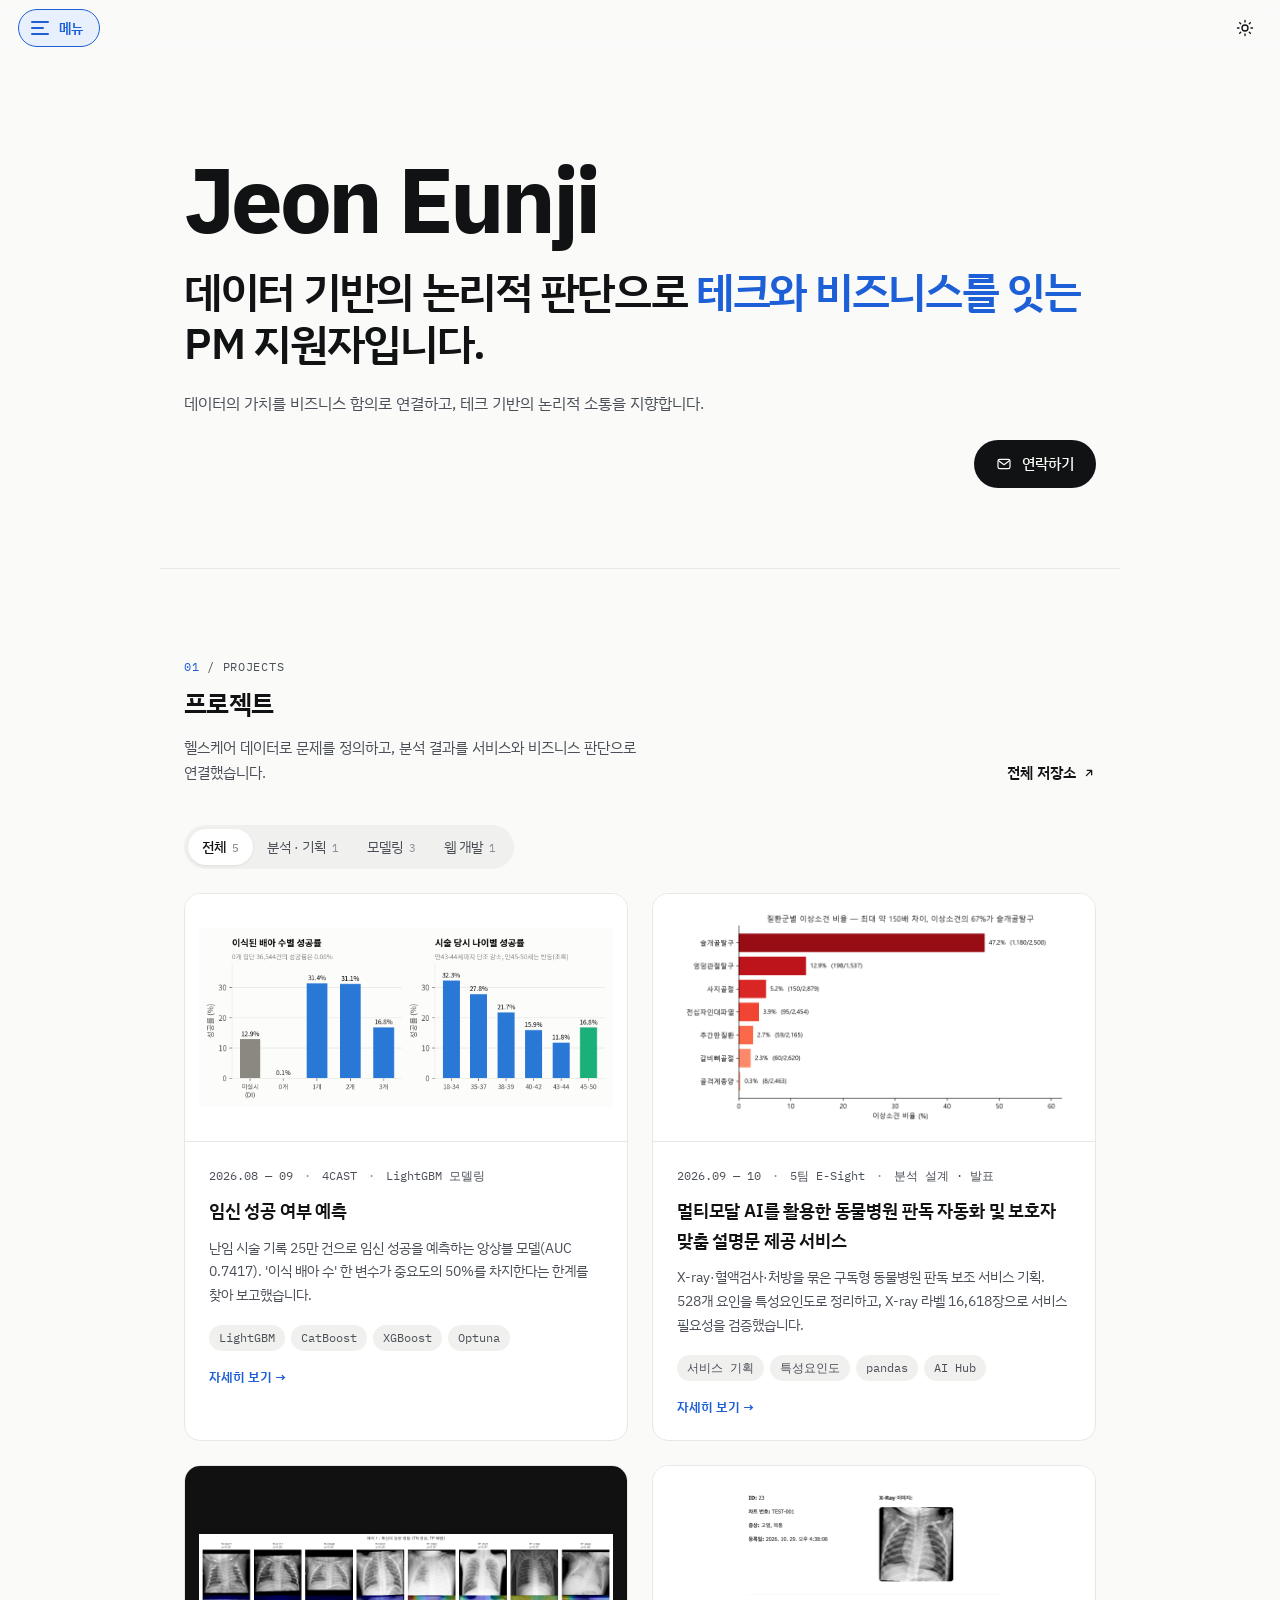
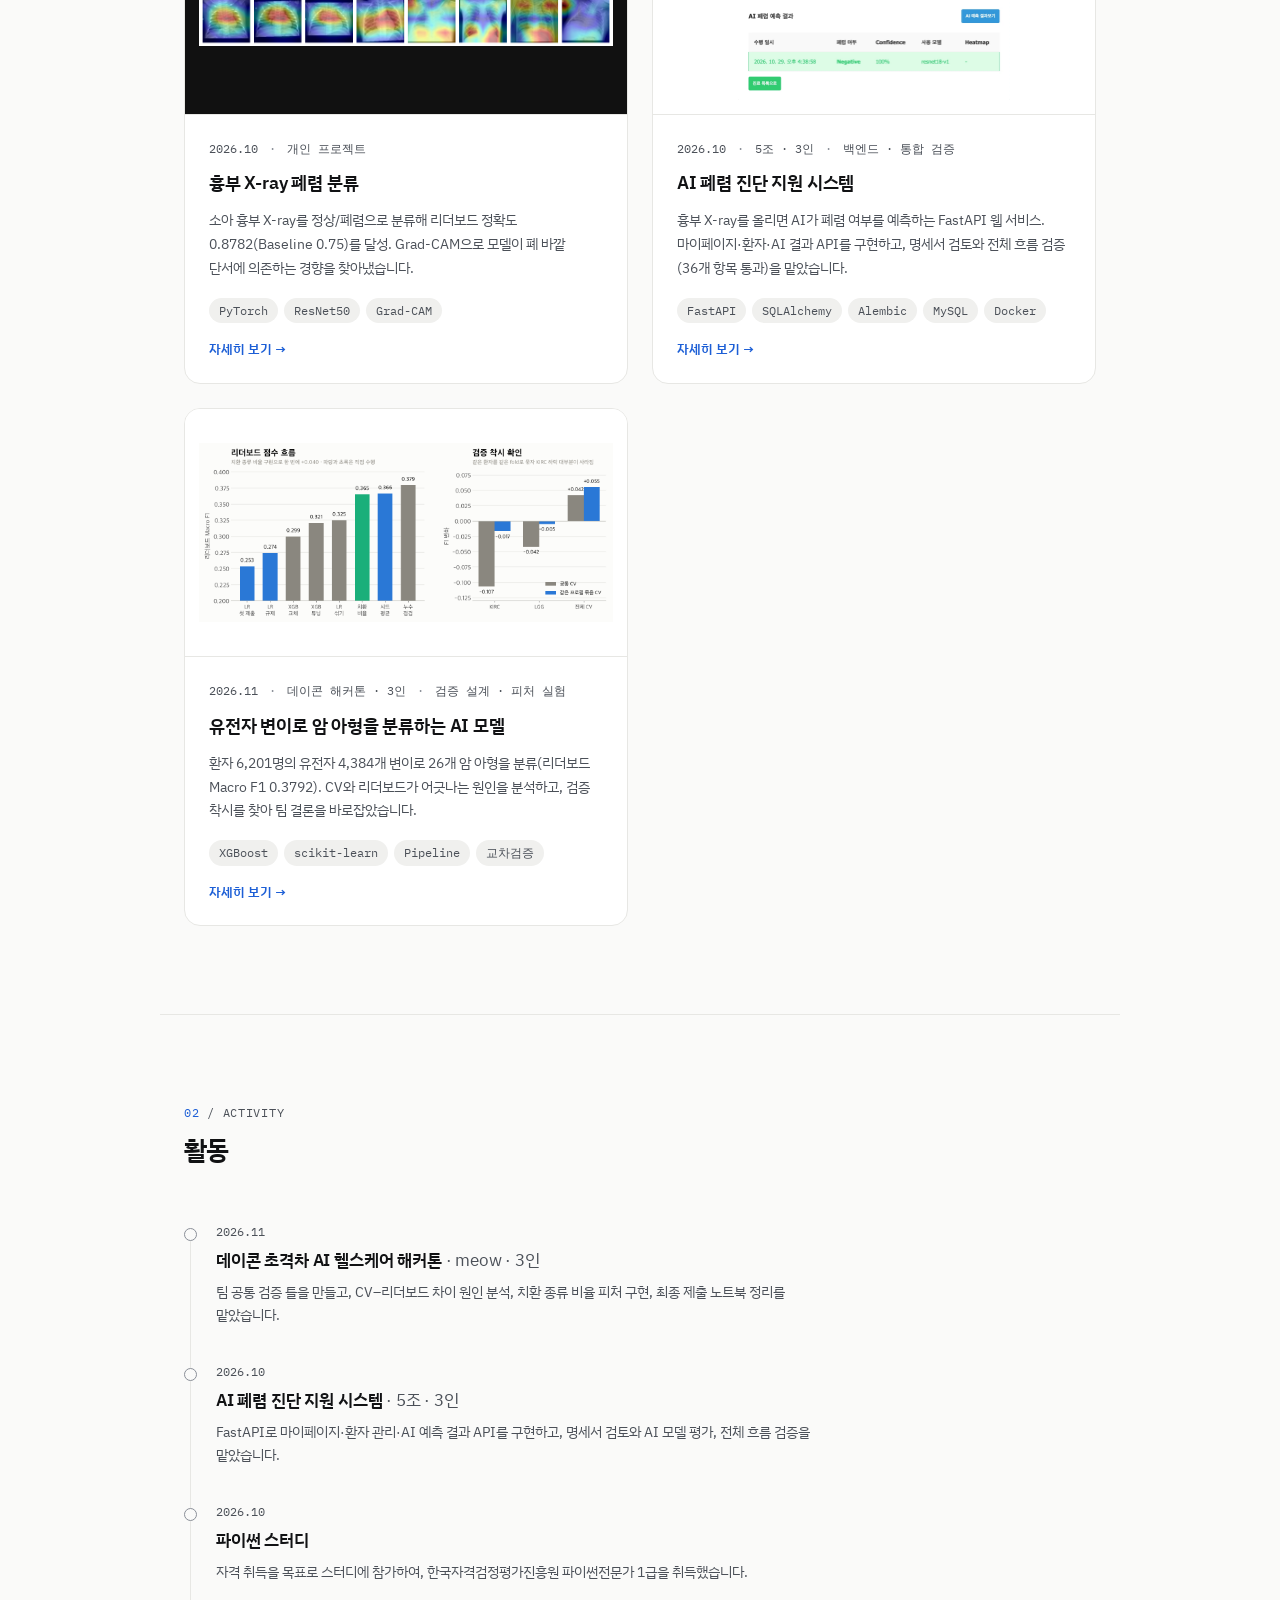
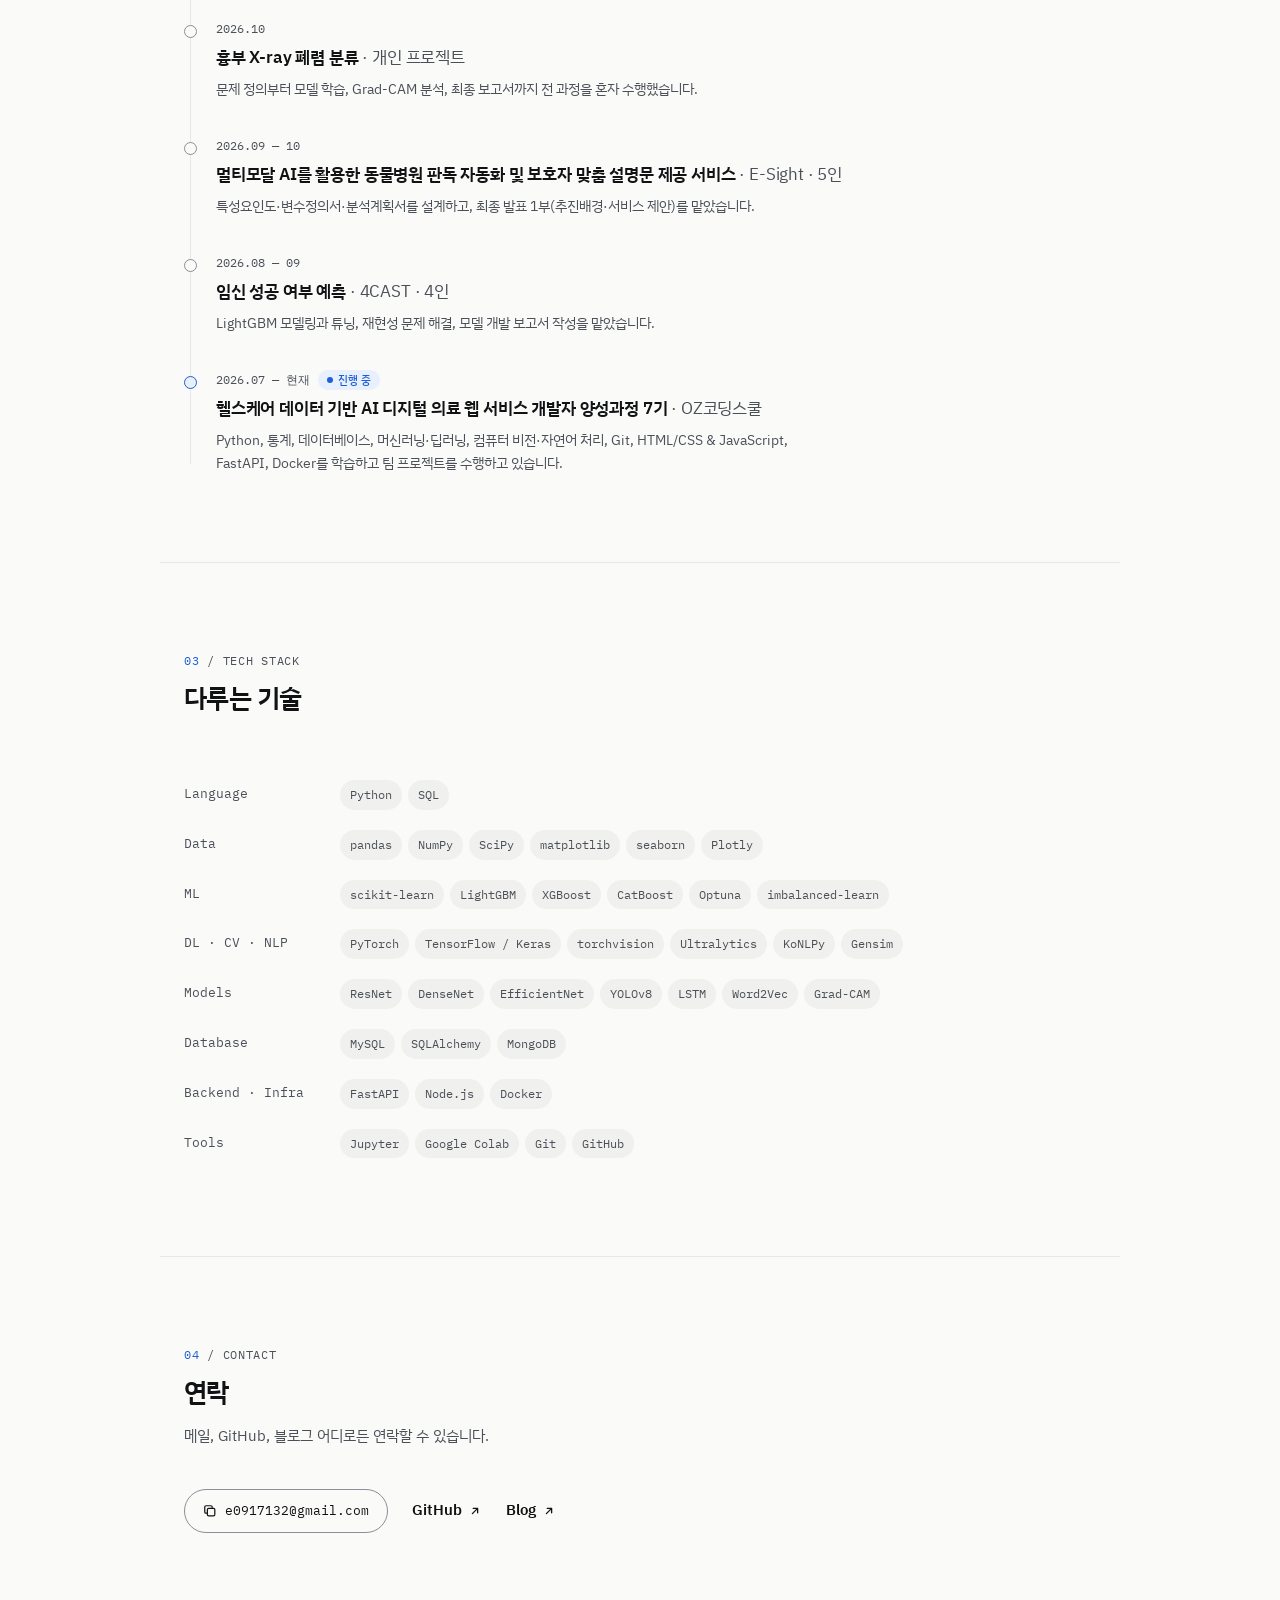
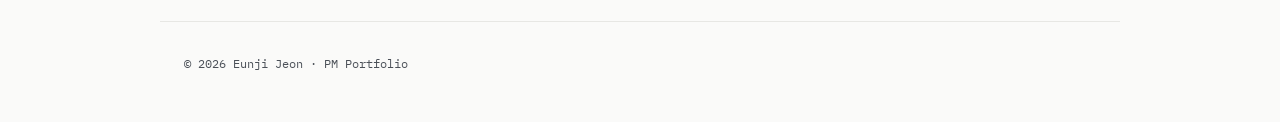
<file: portfolio/index.html>
<!doctype html>
<html lang="ko">
<head>
  <meta charset="utf-8">
  <meta name="viewport" content="width=device-width, initial-scale=1">
  <title>전은지 · PM Portfolio</title>
  <meta name="description" content="데이터 기반의 논리적 판단으로 테크와 비즈니스를 잇는 PM 지원자 전은지의 포트폴리오">
  <link rel="preconnect" href="https://fonts.googleapis.com">
  <link rel="preconnect" href="https://fonts.gstatic.com" crossorigin>
  <link href="https://fonts.googleapis.com/css2?family=IBM+Plex+Mono:wght@400;500&family=IBM+Plex+Sans+KR:wght@400;500;600;700&display=swap" rel="stylesheet">
  <link rel="stylesheet" href="style.css">
  <script>
    try { const t = localStorage.getItem('theme'); if (t) document.documentElement.dataset.theme = t; } catch (e) {}
  </script>
</head>
<body>
  <!-- 상단 내비게이션 -->
  <header class="nav">
    <div class="nav__inner">
      <div class="nav__left">
        <button type="button" class="menu-btn" id="menuOpen" aria-label="메뉴 열기" aria-expanded="false" aria-controls="drawer">
          <span class="menu-btn__icon" aria-hidden="true"><span></span><span></span><span></span></span>
          <span class="menu-btn__label">메뉴</span>
        </button>
        <p class="nav__current" id="navCurrent" aria-hidden="true"></p>
      </div>
      <button type="button" class="icon-btn" id="themeToggle" aria-label="테마 전환">
        <svg class="ico-sun" width="18" height="18" viewBox="0 0 24 24" fill="none" aria-hidden="true"><circle cx="12" cy="12" r="4" stroke="currentColor" stroke-width="1.8"/><path d="M12 2v2M12 20v2M4.9 4.9l1.4 1.4M17.7 17.7l1.4 1.4M2 12h2M20 12h2M4.9 19.1l1.4-1.4M17.7 6.3l1.4-1.4" stroke="currentColor" stroke-width="1.8" stroke-linecap="round"/></svg>
        <svg class="ico-moon" width="18" height="18" viewBox="0 0 24 24" fill="none" aria-hidden="true"><path d="M20 14.5A8 8 0 0 1 9.5 4a8 8 0 1 0 10.5 10.5z" stroke="currentColor" stroke-width="1.8" stroke-linejoin="round"/></svg>
      </button>
    </div>
  </header>

  <!-- 왼쪽 메뉴 -->
  <div class="drawer" id="drawer" aria-hidden="true" inert>
    <div class="drawer__backdrop" data-close></div>
    <div class="drawer__panel" role="dialog" aria-modal="true" aria-labelledby="drawerTitle">
      <div class="drawer__head">
        <p class="drawer__title" id="drawerTitle">Menu</p>
        <button type="button" class="icon-btn" data-close aria-label="메뉴 닫기">
          <svg width="18" height="18" viewBox="0 0 24 24" fill="none" aria-hidden="true"><path d="M6 6l12 12M18 6L6 18" stroke="currentColor" stroke-width="1.8" stroke-linecap="round"/></svg>
        </button>
      </div>
      <nav class="drawer__links" aria-label="섹션">
        <a href="#projects" data-section="projects"><span class="drawer__num">01</span>프로젝트</a>
        <a href="#activity" data-section="activity"><span class="drawer__num">02</span>활동</a>
        <a href="#stack" data-section="stack"><span class="drawer__num">03</span>Stack</a>
        <a href="#contact" data-section="contact"><span class="drawer__num">04</span>연락</a>
      </nav>
    </div>
  </div>

  <main id="top">
    <!-- 메인 -->
    <section class="hero hero--flow container">
      <p class="hero__name reveal" lang="en">Jeon Eunji</p>
      <h1 class="hero__title reveal">데이터 기반의 논리적 판단으로 <br class="br-mo"><span class="accent">테크와 비즈니스를 잇는</span><br>PM 지원자입니다.</h1>
      <p class="hero__desc reveal">데이터의 가치를 비즈니스 함의로 연결하고, 테크 기반의 논리적 소통을 지향합니다.</p>
      <div class="hero__actions reveal">
        <button type="button" class="btn btn--solid" id="contactOpen" aria-haspopup="dialog" aria-controls="contactModal">
          <svg width="16" height="16" viewBox="0 0 24 24" fill="none" aria-hidden="true"><rect x="3" y="5" width="18" height="14" rx="2.5" stroke="currentColor" stroke-width="1.8"/><path d="M4 7l8 6 8-6" stroke="currentColor" stroke-width="1.8" stroke-linecap="round" stroke-linejoin="round"/></svg>
          연락하기
        </button>
      </div>
    </section>

    <!-- 01 프로젝트 -->
    <section id="projects" class="section container">
      <div class="sh reveal">
        <div>
          <p class="sh__eyebrow"><span class="sh__index">01</span> / Projects</p>
          <h2 class="sh__title">프로젝트</h2>
          <p class="sh__desc">헬스케어 데이터로 문제를 정의하고, 분석 결과를 서비스와 비즈니스 판단으로 연결했습니다.</p>
        </div>
        <a href="https://github.com/e0917132?tab=repositories" target="_blank" rel="noopener noreferrer" class="link-ext">전체 저장소 <svg width="14" height="14" viewBox="0 0 16 16" fill="none" aria-hidden="true"><path d="M5 11l6-6M6 5h5v5" stroke="currentColor" stroke-width="1.5" stroke-linecap="round" stroke-linejoin="round"/></svg></a>
      </div>

      <div class="seg reveal" role="radiogroup" aria-label="분야">
        <span class="seg__thumb" aria-hidden="true"></span>
        <button type="button" role="radio" aria-checked="true" data-filter="all">전체<span class="seg__count">5</span></button>
        <button type="button" role="radio" aria-checked="false" data-filter="plan">분석 · 기획<span class="seg__count">1</span></button>
        <button type="button" role="radio" aria-checked="false" data-filter="model">모델링<span class="seg__count">3</span></button>
        <button type="button" role="radio" aria-checked="false" data-filter="dev">웹 개발<span class="seg__count">1</span></button>
      </div>

      <div class="cards">
        <article class="card reveal" data-cat="model" data-project="ivf" tabindex="0" role="button" aria-haspopup="dialog">
          <div class="card__media"><img src="assets/ivf.png" alt="이식된 배아 수별·나이별 임신 성공률 그래프" loading="lazy"></div>
          <div class="card__body">
            <p class="card__meta">2026.08 — 09 <span class="dot">·</span> 4CAST <span class="dot">·</span> LightGBM 모델링</p>
            <h3 class="card__title">임신 성공 여부 예측</h3>
            <p class="card__desc">난임 시술 기록 25만 건으로 임신 성공을 예측하는 앙상블 모델(AUC 0.7417). '이식 배아 수' 한 변수가 중요도의 50%를 차지한다는 한계를 찾아 보고했습니다.</p>
            <ul class="tags"><li>LightGBM</li><li>CatBoost</li><li>XGBoost</li><li>Optuna</li></ul>
            <p class="card__more">자세히 보기 <span aria-hidden="true">→</span></p>
          </div>
        </article>

        <article class="card reveal" data-cat="plan" data-project="esight" tabindex="0" role="button" aria-haspopup="dialog">
          <div class="card__media"><img src="assets/esight.png" alt="질환군별 이상소견 비율 막대그래프" loading="lazy"></div>
          <div class="card__body">
            <p class="card__meta">2026.09 — 10 <span class="dot">·</span> 5팀 E-Sight <span class="dot">·</span> 분석 설계 · 발표</p>
            <h3 class="card__title">멀티모달 AI를 활용한 동물병원 판독 자동화 및 보호자 맞춤 설명문 제공 서비스</h3>
            <p class="card__desc">X-ray·혈액검사·처방을 묶은 구독형 동물병원 판독 보조 서비스 기획. 528개 요인을 특성요인도로 정리하고, X-ray 라벨 16,618장으로 서비스 필요성을 검증했습니다.</p>
            <ul class="tags"><li>서비스 기획</li><li>특성요인도</li><li>pandas</li><li>AI Hub</li></ul>
            <p class="card__more">자세히 보기 <span aria-hidden="true">→</span></p>
          </div>
        </article>

        <article class="card reveal" data-cat="model" data-project="xray" tabindex="0" role="button" aria-haspopup="dialog">
          <div class="card__media card__media--dark"><img src="assets/xray.png" alt="흉부 X-ray Grad-CAM 시각화" loading="lazy"></div>
          <div class="card__body">
            <p class="card__meta">2026.10 <span class="dot">·</span> 개인 프로젝트</p>
            <h3 class="card__title">흉부 X-ray 폐렴 분류</h3>
            <p class="card__desc">소아 흉부 X-ray를 정상/폐렴으로 분류해 리더보드 정확도 0.8782(Baseline 0.75)를 달성. Grad-CAM으로 모델이 폐 바깥 단서에 의존하는 경향을 찾아냈습니다.</p>
            <ul class="tags"><li>PyTorch</li><li>ResNet50</li><li>Grad-CAM</li></ul>
            <p class="card__more">자세히 보기 <span aria-hidden="true">→</span></p>
          </div>
        </article>

        <article class="card reveal" data-cat="dev" data-project="aihealth" tabindex="0" role="button" aria-haspopup="dialog">
          <div class="card__media"><img src="assets/ai-health-web.png" alt="진료기록 상세 화면의 X-ray 이미지와 AI 폐렴 예측 결과" loading="lazy"></div>
          <div class="card__body">
            <p class="card__meta">2026.10 <span class="dot">·</span> 5조 · 3인 <span class="dot">·</span> 백엔드 · 통합 검증</p>
            <h3 class="card__title">AI 폐렴 진단 지원 시스템</h3>
            <p class="card__desc">흉부 X-ray를 올리면 AI가 폐렴 여부를 예측하는 FastAPI 웹 서비스. 마이페이지·환자·AI 결과 API를 구현하고, 명세서 검토와 전체 흐름 검증(36개 항목 통과)을 맡았습니다.</p>
            <ul class="tags"><li>FastAPI</li><li>SQLAlchemy</li><li>Alembic</li><li>MySQL</li><li>Docker</li></ul>
            <p class="card__more">자세히 보기 <span aria-hidden="true">→</span></p>
          </div>
        </article>

        <article class="card reveal" data-cat="model" data-project="cancer" tabindex="0" role="button" aria-haspopup="dialog">
          <div class="card__media"><img src="assets/cancer.png" alt="리더보드 점수 흐름과 묶음 교차검증 결과 그래프" loading="lazy"></div>
          <div class="card__body">
            <p class="card__meta">2026.11 <span class="dot">·</span> 데이콘 해커톤 · 3인 <span class="dot">·</span> 검증 설계 · 피처 실험</p>
            <h3 class="card__title">유전자 변이로 암 아형을 분류하는 AI 모델</h3>
            <p class="card__desc">환자 6,201명의 유전자 4,384개 변이로 26개 암 아형을 분류(리더보드 Macro F1 0.3792). CV와 리더보드가 어긋나는 원인을 분석하고, 검증 착시를 찾아 팀 결론을 바로잡았습니다.</p>
            <ul class="tags"><li>XGBoost</li><li>scikit-learn</li><li>Pipeline</li><li>교차검증</li></ul>
            <p class="card__more">자세히 보기 <span aria-hidden="true">→</span></p>
          </div>
        </article>
      </div>
    </section>

    <!-- 02 활동 -->
    <section id="activity" class="section container">
      <div class="sh reveal">
        <div>
          <p class="sh__eyebrow"><span class="sh__index">02</span> / Activity</p>
          <h2 class="sh__title">활동</h2>
        </div>
      </div>

      <ol class="timeline">
        <li class="tl reveal">
          <p class="tl__date">2026.11</p>
          <h3 class="tl__title">데이콘 초격차 AI 헬스케어 해커톤 <span class="tl__sub">· meow · 3인</span></h3>
          <p class="tl__desc">팀 공통 검증 틀을 만들고, CV–리더보드 차이 원인 분석, 치환 종류 비율 피처 구현, 최종 제출 노트북 정리를 맡았습니다.</p>
        </li>
        <li class="tl reveal">
          <p class="tl__date">2026.10</p>
          <h3 class="tl__title">AI 폐렴 진단 지원 시스템 <span class="tl__sub">· 5조 · 3인</span></h3>
          <p class="tl__desc">FastAPI로 마이페이지·환자 관리·AI 예측 결과 API를 구현하고, 명세서 검토와 AI 모델 평가, 전체 흐름 검증을 맡았습니다.</p>
        </li>
        <li class="tl reveal">
          <p class="tl__date">2026.10</p>
          <h3 class="tl__title">파이썬 스터디</h3>
          <p class="tl__desc">자격 취득을 목표로 스터디에 참가하여, 한국자격검정평가진흥원 파이썬전문가 1급을 취득했습니다.</p>
        </li>
        <li class="tl reveal">
          <p class="tl__date">2026.10</p>
          <h3 class="tl__title">흉부 X-ray 폐렴 분류 <span class="tl__sub">· 개인 프로젝트</span></h3>
          <p class="tl__desc">문제 정의부터 모델 학습, Grad-CAM 분석, 최종 보고서까지 전 과정을 혼자 수행했습니다.</p>
        </li>
        <li class="tl reveal">
          <p class="tl__date">2026.09 — 10</p>
          <h3 class="tl__title">멀티모달 AI를 활용한 동물병원 판독 자동화 및 보호자 맞춤 설명문 제공 서비스 <span class="tl__sub">· E-Sight · 5인</span></h3>
          <p class="tl__desc">특성요인도·변수정의서·분석계획서를 설계하고, 최종 발표 1부(추진배경·서비스 제안)를 맡았습니다.</p>
        </li>
        <li class="tl reveal">
          <p class="tl__date">2026.08 — 09</p>
          <h3 class="tl__title">임신 성공 여부 예측 <span class="tl__sub">· 4CAST · 4인</span></h3>
          <p class="tl__desc">LightGBM 모델링과 튜닝, 재현성 문제 해결, 모델 개발 보고서 작성을 맡았습니다.</p>
        </li>
        <li class="tl reveal">
          <p class="tl__date">2026.07 — 현재 <span class="badge">진행 중</span></p>
          <h3 class="tl__title">헬스케어 데이터 기반 AI 디지털 의료 웹 서비스 개발자 양성과정 7기 <span class="tl__sub">· OZ코딩스쿨</span></h3>
          <p class="tl__desc">Python, 통계, 데이터베이스, 머신러닝·딥러닝, 컴퓨터 비전·자연어 처리, Git, HTML/CSS &amp; JavaScript, FastAPI, Docker를 학습하고 팀 프로젝트를 수행하고 있습니다.</p>
        </li>
      </ol>
    </section>

    <!-- 03 Stack -->
    <section id="stack" class="section container">
      <div class="sh reveal">
        <div>
          <p class="sh__eyebrow"><span class="sh__index">03</span> / Tech Stack</p>
          <h2 class="sh__title">다루는 기술</h2>
        </div>
      </div>

      <dl class="stack">
        <div class="stack__row reveal"><dt>Language</dt><dd><span>Python</span><span>SQL</span></dd></div>
        <div class="stack__row reveal"><dt>Data</dt><dd><span>pandas</span><span>NumPy</span><span>SciPy</span><span>matplotlib</span><span>seaborn</span><span>Plotly</span></dd></div>
        <div class="stack__row reveal"><dt>ML</dt><dd><span>scikit-learn</span><span>LightGBM</span><span>XGBoost</span><span>CatBoost</span><span>Optuna</span><span>imbalanced-learn</span></dd></div>
        <div class="stack__row reveal"><dt>DL · CV · NLP</dt><dd><span>PyTorch</span><span>TensorFlow / Keras</span><span>torchvision</span><span>Ultralytics</span><span>KoNLPy</span><span>Gensim</span></dd></div>
        <div class="stack__row reveal"><dt>Models</dt><dd><span>ResNet</span><span>DenseNet</span><span>EfficientNet</span><span>YOLOv8</span><span>LSTM</span><span>Word2Vec</span><span>Grad-CAM</span></dd></div>
        <div class="stack__row reveal"><dt>Database</dt><dd><span>MySQL</span><span>SQLAlchemy</span><span>MongoDB</span></dd></div>
        <div class="stack__row reveal"><dt>Backend · Infra</dt><dd><span>FastAPI</span><span>Node.js</span><span>Docker</span></dd></div>
        <div class="stack__row reveal"><dt>Tools</dt><dd><span>Jupyter</span><span>Google Colab</span><span>Git</span><span>GitHub</span></dd></div>
      </dl>
    </section>

    <!-- 04 연락 -->
    <section id="contact" class="section container">
      <div class="sh reveal">
        <div>
          <p class="sh__eyebrow"><span class="sh__index">04</span> / Contact</p>
          <h2 class="sh__title">연락</h2>
          <p class="sh__desc">메일, GitHub, 블로그 어디로든 연락할 수 있습니다.</p>
        </div>
      </div>
      <div class="contact reveal">
        <button type="button" class="copy-btn" id="copyEmail" data-email="e0917132@gmail.com">
          <svg width="14" height="14" viewBox="0 0 16 16" fill="none" aria-hidden="true"><rect x="5" y="5" width="8.5" height="8.5" rx="1.5" stroke="currentColor" stroke-width="1.4"/><path d="M10.5 5V3.5A1.5 1.5 0 0 0 9 2H3.5A1.5 1.5 0 0 0 2 3.5V9A1.5 1.5 0 0 0 3.5 10.5H5" stroke="currentColor" stroke-width="1.4"/></svg>
          <span class="copy-btn__text">e0917132@gmail.com</span>
        </button>
        <a href="https://github.com/e0917132" target="_blank" rel="noopener noreferrer" class="link-ext">GitHub <svg width="14" height="14" viewBox="0 0 16 16" fill="none" aria-hidden="true"><path d="M5 11l6-6M6 5h5v5" stroke="currentColor" stroke-width="1.5" stroke-linecap="round" stroke-linejoin="round"/></svg></a>
        <a href="https://e0917132.github.io/" target="_blank" rel="noopener noreferrer" class="link-ext">Blog <svg width="14" height="14" viewBox="0 0 16 16" fill="none" aria-hidden="true"><path d="M5 11l6-6M6 5h5v5" stroke="currentColor" stroke-width="1.5" stroke-linecap="round" stroke-linejoin="round"/></svg></a>
      </div>
    </section>
  </main>

  <footer class="footer container">
    <p>© 2026 Eunji Jeon · PM Portfolio</p>
  </footer>


  <!-- 연락 팝업 -->
  <div class="modal" id="contactModal" aria-hidden="true" inert>
    <div class="modal__backdrop" data-modal-close></div>
    <div class="modal__panel" role="dialog" aria-modal="true" aria-labelledby="contactModalTitle">
      <button type="button" class="icon-btn modal__close" data-modal-close aria-label="닫기">
        <svg width="18" height="18" viewBox="0 0 24 24" fill="none" aria-hidden="true"><path d="M6 6l12 12M18 6L6 18" stroke="currentColor" stroke-width="1.8" stroke-linecap="round"/></svg>
      </button>
      <p class="sh__eyebrow"><span class="sh__index">Contact</span></p>
      <h2 class="modal__title" id="contactModalTitle">함께 이야기 나눠요</h2>
      <p class="modal__desc">메일, GitHub, 블로그 어디로든 연락할 수 있습니다.</p>

      <ul class="modal__list">
        <li>
          <span class="modal__key">Email</span>
          <button type="button" class="modal__val js-copy" data-email="e0917132@gmail.com">
            e0917132@gmail.com
            <span class="modal__hint">복사</span>
          </button>
        </li>
        <li>
          <span class="modal__key">GitHub</span>
          <a class="modal__val" href="https://github.com/e0917132" target="_blank" rel="noopener noreferrer">
            github.com/e0917132
            <span class="modal__hint">↗</span>
          </a>
        </li>
        <li>
          <span class="modal__key">Blog</span>
          <a class="modal__val" href="https://e0917132.github.io/" target="_blank" rel="noopener noreferrer">
            e0917132.github.io
            <span class="modal__hint">↗</span>
          </a>
        </li>
      </ul>

      <a class="btn btn--solid modal__cta" href="mailto:e0917132@gmail.com">메일 보내기 <span aria-hidden="true">→</span></a>
    </div>
  </div>

  <!-- 프로젝트 상세 팝업 -->
  <div class="modal modal--project" id="projectModal" aria-hidden="true" inert>
    <div class="modal__backdrop" data-modal-close></div>
    <div class="modal__panel" role="dialog" aria-modal="true" aria-labelledby="pmTitle">
      <button type="button" class="icon-btn modal__close" data-modal-close aria-label="닫기">
        <svg width="18" height="18" viewBox="0 0 24 24" fill="none" aria-hidden="true"><path d="M6 6l12 12M18 6L6 18" stroke="currentColor" stroke-width="1.8" stroke-linecap="round"/></svg>
      </button>
      <div id="pmBody"></div>
    </div>
  </div>

  <div class="toast" id="toast" role="status" aria-live="polite"></div>

  <script src="script.js"></script>
</body>
</html>
</file>
<file: portfolio/style.css>
/* ===== 디자인 토큰 ===== */
:root {
  --bg: #fafaf9;
  --surface: #ffffff;
  --text: #111214;
  --text-2: #4b5058;
  --text-3: #8a8f98;
  --line: #e7e7e4;
  --chip: #f0f0ee;
  --accent: #1d5fd6;
  --accent-soft: #e8f0fd;
  --shadow: 0 1px 2px rgba(17, 18, 20, .04), 0 8px 24px rgba(17, 18, 20, .06);
  --font: "IBM Plex Sans KR", "Apple SD Gothic Neo", "Malgun Gothic", system-ui, sans-serif;
  --mono: "IBM Plex Mono", ui-monospace, monospace;
  --max: 960px;
  color-scheme: light;
}

@media (prefers-color-scheme: dark) {
  :root:not([data-theme="light"]) {
    --bg: #0f1114;
    --surface: #16191e;
    --text: #eceef1;
    --text-2: #b1b6bf;
    --text-3: #7b818b;
    --line: #262a31;
    --chip: #20242b;
    --accent: #5b95f5;
    --accent-soft: #17253f;
    --shadow: 0 1px 2px rgba(0, 0, 0, .3), 0 8px 24px rgba(0, 0, 0, .3);
    color-scheme: dark;
  }
}
:root[data-theme="dark"] {
  --bg: #0f1114;
  --surface: #16191e;
  --text: #eceef1;
  --text-2: #b1b6bf;
  --text-3: #7b818b;
  --line: #262a31;
  --chip: #20242b;
  --accent: #5b95f5;
  --accent-soft: #17253f;
  --shadow: 0 1px 2px rgba(0, 0, 0, .3), 0 8px 24px rgba(0, 0, 0, .3);
  color-scheme: dark;
}

/* ===== 기본 ===== */
*, *::before, *::after { box-sizing: border-box; }
html { scroll-behavior: smooth; scroll-padding-top: 72px; }
body {
  margin: 0;
  background: var(--bg);
  color: var(--text);
  font-family: var(--font);
  font-size: 16px;
  line-height: 1.65;
  -webkit-font-smoothing: antialiased;
  word-break: keep-all;
  transition: background .25s, color .25s;
}
a { color: inherit; text-decoration: none; }
img { display: block; max-width: 100%; }
button { font: inherit; color: inherit; cursor: pointer; }
:focus-visible { outline: 2px solid var(--accent); outline-offset: 2px; border-radius: 6px; }

.container { width: 100%; max-width: var(--max); margin: 0 auto; padding: 0 24px; }
.dot { color: var(--text-3); margin: 0 6px; }

/* ===== 내비게이션 ===== */
.nav {
  position: sticky; top: 0; z-index: 50;
  background: color-mix(in srgb, var(--bg) 85%, transparent);
  backdrop-filter: blur(10px);
  -webkit-backdrop-filter: blur(10px);
  border-bottom: 1px solid transparent;
  transition: border-color .2s;
}
.nav.is-scrolled { border-bottom-color: var(--line); }
.nav__inner {
  display: flex; justify-content: space-between; align-items: center;
  height: 56px; padding: 0 18px;
}
.nav__left { display: flex; align-items: center; gap: 14px; min-width: 0; }

/* 햄버거 버튼: 메뉴가 있다는 걸 바로 알 수 있게 테두리 + 라벨 */
.menu-btn {
  display: inline-flex; align-items: center; gap: 10px;
  height: 38px; padding: 0 16px 0 12px;
  border: 1px solid var(--accent); border-radius: 999px;
  background: var(--accent-soft); color: var(--accent);
  font-size: 14px; font-weight: 600;
  transition: background .2s, color .2s, transform .15s;
}
.menu-btn:hover { background: var(--accent); color: #fff; }
.menu-btn:active { transform: scale(.97); }
.menu-btn__icon { display: grid; gap: 4px; width: 18px; }
.menu-btn__icon span { display: block; height: 2px; border-radius: 2px; background: currentColor; }
.menu-btn__icon span:nth-child(2) { width: 70%; }
.menu-btn:hover .menu-btn__icon span:nth-child(2) { width: 100%; }
.menu-btn__icon span { transition: width .2s; }

.nav__current {
  margin: 0; font-family: var(--mono); font-size: 12px; color: var(--text-2);
  white-space: nowrap; opacity: 0; transition: opacity .2s;
}
.nav__current.is-shown { opacity: 1; }
.nav__current::before { content: "/ "; color: var(--text-3); }

.icon-btn {
  display: grid; place-items: center; width: 34px; height: 34px;
  border: 0; border-radius: 50%; background: transparent;
}
.icon-btn:hover { background: var(--chip); }
.ico-moon { display: none; }
:root[data-theme="dark"] .ico-sun { display: none; }
:root[data-theme="dark"] .ico-moon { display: block; }
@media (prefers-color-scheme: dark) {
  :root:not([data-theme="light"]) .ico-sun { display: none; }
  :root:not([data-theme="light"]) .ico-moon { display: block; }
}

/* ===== 메인 ===== */
.hero { padding: 120px 24px 96px; border-bottom: 1px solid var(--line); }
.hero__meta { margin: 0 0 18px; font-size: 13px; color: var(--text-2); letter-spacing: .02em; }
.hero__title {
  margin: 0 0 28px;
  font-size: clamp(34px, 6vw, 56px); font-weight: 600; line-height: 1.22; letter-spacing: -.03em;
}
.accent { color: var(--accent); }
.br-mo { display: none; }
.hero__desc { max-width: 560px; margin: 0 0 40px; color: var(--text-2); font-size: 16px; }
.hero__actions { display: flex; gap: 10px; flex-wrap: wrap; }
.btn {
  display: inline-flex; align-items: center; gap: 10px;
  height: 48px; padding: 0 22px; border: 0; border-radius: 999px;
  font-size: 15px; font-weight: 500; transition: transform .15s, background .2s;
}
.btn:hover { transform: translateY(-1px); }
.btn--solid { background: var(--text); color: var(--bg); }
.btn--ghost { border: 1px solid var(--text-3); }
.btn--ghost:hover { background: var(--chip); }

/* ===== 메인: 데이터 → 인사이트 → 비즈니스 흐름 ===== */
.hero--flow { padding-top: 96px; padding-bottom: 80px; }
.hero__name {
  margin: 0 0 20px;
  font-size: clamp(52px, 9vw, 92px); font-weight: 700; line-height: 1; letter-spacing: -.04em;
}
.hero--flow .hero__title { font-size: clamp(30px, 4.6vw, 43px); margin-bottom: 20px; }
.hero--flow .hero__desc { max-width: none; margin-bottom: 24px; }
.hero--flow .hero__actions { justify-content: flex-end; }

/* 3단계 카드: 가로 배열 + 사이 화살표 */
.flow { margin: 0; padding: 0; list-style: none; display: grid; grid-template-columns: repeat(3, 1fr); gap: 36px; }
.flow__step {
  position: relative; display: flex; flex-direction: column;
  padding: 20px 20px 18px;
  border: 1px solid var(--line); border-radius: 14px; background: var(--surface);
  transition: transform .25s, box-shadow .25s, border-color .25s;
}
.flow__step:hover { transform: translateY(-3px); box-shadow: var(--shadow); border-color: var(--accent); }
.flow__step:not(:last-child)::after {
  content: "→"; position: absolute; top: 50%; right: -28px; transform: translateY(-50%);
  font-size: 20px; color: var(--accent);
}
.flow__num {
  display: grid; place-items: center; width: 32px; height: 32px; margin-bottom: 14px; border-radius: 50%;
  background: var(--chip); font-family: var(--mono); font-size: 12px; color: var(--text-2);
}
.flow__step--goal { border-color: var(--accent); background: var(--accent-soft); }
.flow__step--goal .flow__num { background: var(--accent); color: #fff; }
.flow__label {
  margin: 0 0 2px; font-family: var(--mono); font-size: 11px;
  text-transform: uppercase; letter-spacing: .08em; color: var(--accent);
}
.flow__title { margin: 0 0 6px; font-size: 16px; font-weight: 600; letter-spacing: -.01em; }
.flow__ex { margin: 0; font-size: 13px; line-height: 1.6; color: var(--text-2); }
.flow__src { margin: auto 0 0; padding-top: 12px; font-size: 12px; color: var(--text-3); }

/* ===== 섹션 공통 ===== */
.section { padding: 88px 24px; border-bottom: 1px solid var(--line); }
.sh { display: flex; justify-content: space-between; align-items: flex-end; gap: 24px; margin-bottom: 40px; }
.sh__eyebrow {
  margin: 0 0 6px; font-family: var(--mono); font-size: 12px;
  text-transform: uppercase; letter-spacing: .06em; color: var(--text-2);
}
.sh__index { color: var(--accent); }
.sh__title { margin: 0 0 10px; font-size: 26px; font-weight: 600; letter-spacing: -.02em; }
.sh__desc { margin: 0; max-width: 520px; color: var(--text-2); font-size: 15px; }
.link-ext {
  display: inline-flex; align-items: center; gap: 6px; flex-shrink: 0;
  font-size: 15px; font-weight: 600;
}
.link-ext svg { transition: transform .2s; }
.link-ext:hover svg { transform: translate(2px, -2px); }
.link-ext:hover { color: var(--accent); }

/* ===== 프로젝트 필터 ===== */
.seg {
  position: relative; display: inline-flex; padding: 4px; margin-bottom: 24px;
  border-radius: 999px; background: var(--chip);
}
.seg__thumb {
  position: absolute; top: 4px; bottom: 4px; left: 0; border-radius: 999px;
  background: var(--surface); box-shadow: 0 1px 3px rgba(0, 0, 0, .08);
  transition: transform .3s cubic-bezier(.3, .7, .2, 1), width .3s cubic-bezier(.3, .7, .2, 1);
}
.seg button {
  position: relative; z-index: 1; padding: 6px 14px; border: 0; background: none;
  border-radius: 999px; font-size: 14px; color: var(--text-2);
}
.seg button[aria-checked="true"] { color: var(--text); font-weight: 500; }
.seg__count { margin-left: 6px; font-family: var(--mono); font-size: 11px; color: var(--text-3); }

/* ===== 프로젝트 카드 ===== */
.cards { display: grid; grid-template-columns: repeat(2, 1fr); gap: 24px; }
.card {
  position: relative; overflow: hidden;
  border: 1px solid var(--line); border-radius: 16px; background: var(--surface);
  transition: transform .25s, box-shadow .25s, border-color .25s;
}
.card:hover { transform: translateY(-3px); box-shadow: var(--shadow); }
.card.is-hidden { display: none; }
.card__link { position: absolute; inset: 0; z-index: 2; }
.card__media {
  aspect-ratio: 16 / 9; overflow: hidden; background: #fff;
  border-bottom: 1px solid var(--line);
}
.card__media--dark { background: #111; }
.card__media img { width: 100%; height: 100%; object-fit: contain; padding: 14px; transition: transform .4s; }
.card:hover .card__media img { transform: scale(1.03); }
.card__body { padding: 24px 24px 22px; }
.card__meta { margin: 0 0 10px; font-family: var(--mono); font-size: 12px; color: var(--text-2); }
.card__meta .dot { margin: 0 4px; }
.card__title { margin: 0 0 10px; font-size: 18px; font-weight: 600; letter-spacing: -.01em; }
.arrow { display: inline-block; margin-left: 4px; font-size: 14px; color: var(--text-2); transition: transform .2s; }
.card:hover .arrow { transform: translate(2px, -2px); color: var(--accent); }
.card__desc { margin: 0 0 18px; font-size: 14px; color: var(--text-2); line-height: 1.7; }
.tags { display: flex; flex-wrap: wrap; gap: 6px; margin: 0; padding: 0; list-style: none; }
.tags li, .stack dd span {
  padding: 3px 10px; border-radius: 999px; background: var(--chip);
  font-family: var(--mono); font-size: 12px; color: var(--text-2);
}

/* ===== 활동 타임라인 ===== */
.timeline { position: relative; margin: 0; padding: 0; list-style: none; }
.timeline::before {
  content: ""; position: absolute; left: 6px; top: 10px; bottom: 10px;
  width: 1px; background: var(--line);
}
.tl { position: relative; padding: 0 0 36px 32px; }
.tl:last-child { padding-bottom: 0; }
.tl::before {
  content: ""; position: absolute; left: 0; top: 6px; width: 13px; height: 13px;
  border: 1.5px solid var(--text-3); border-radius: 50%; background: var(--bg);
}
.tl:has(.badge)::before { border-color: var(--accent); background: var(--accent-soft); }
.tl__date {
  display: flex; align-items: center; gap: 8px; margin: 0 0 4px;
  font-family: var(--mono); font-size: 12px; color: var(--text-2);
}
.badge {
  display: inline-flex; align-items: center; gap: 5px; padding: 1px 9px;
  border-radius: 999px; background: var(--accent-soft); color: var(--accent);
  font-family: var(--font); font-size: 11px; font-weight: 500;
}
.badge::before { content: ""; width: 6px; height: 6px; border-radius: 50%; background: currentColor; }
.tl__title { margin: 0 0 6px; font-size: 17px; font-weight: 600; letter-spacing: -.01em; }
.tl__sub { font-weight: 400; color: var(--text-2); }
.tl__desc { margin: 0; max-width: 620px; font-size: 14px; color: var(--text-2); }

/* ===== 스택 ===== */
.stack { margin: 0; }
.stack__row { display: grid; grid-template-columns: 140px 1fr; gap: 16px; align-items: start; padding: 10px 0; }
.stack dt { padding-top: 3px; font-family: var(--mono); font-size: 13px; color: var(--text-2); }
.stack dd { display: flex; flex-wrap: wrap; gap: 6px; margin: 0; }
.stack dd span { padding: 5px 10px; transition: background .2s, color .2s; }
.stack dd span:hover { background: var(--accent-soft); color: var(--accent); }

/* ===== 연락 ===== */
.contact { display: flex; align-items: center; flex-wrap: wrap; gap: 24px; }
.copy-btn {
  display: inline-flex; align-items: center; gap: 8px;
  height: 44px; padding: 0 18px; border: 1px solid var(--text-3); border-radius: 999px;
  background: transparent; font-family: var(--mono); font-size: 13px;
  transition: background .2s, border-color .2s;
}
.copy-btn:hover { background: var(--chip); }
.copy-btn.is-copied { border-color: var(--accent); color: var(--accent); }

/* ===== 푸터 ===== */
.footer { padding: 32px 24px 48px; }
.footer p { margin: 0; font-family: var(--mono); font-size: 12px; color: var(--text-2); }

/* ===== 왼쪽 메뉴 (drawer) ===== */
.drawer { position: fixed; inset: 0; z-index: 100; visibility: hidden; }
.drawer.is-open { visibility: visible; }
.drawer__backdrop {
  position: absolute; inset: 0; background: rgba(10, 12, 16, .4);
  backdrop-filter: blur(2px); opacity: 0; transition: opacity .25s;
}
.drawer.is-open .drawer__backdrop { opacity: 1; }
.drawer__panel {
  position: absolute; top: 0; bottom: 0; left: 0;
  display: flex; flex-direction: column;
  width: min(320px, 86vw); padding: 14px 18px 24px;
  background: var(--surface); border-right: 1px solid var(--line); box-shadow: var(--shadow);
  transform: translateX(-100%); transition: transform .3s cubic-bezier(.3, .7, .2, 1);
}
.drawer.is-open .drawer__panel { transform: none; }
.drawer__head { display: flex; justify-content: space-between; align-items: center; height: 42px; margin-bottom: 18px; }
.drawer__title {
  margin: 0; font-family: var(--mono); font-size: 12px;
  text-transform: uppercase; letter-spacing: .08em; color: var(--text-2);
}
.drawer__links { display: grid; gap: 4px; }
.drawer__links a {
  display: flex; align-items: center; gap: 14px;
  padding: 14px 14px; border-radius: 12px;
  font-size: 20px; font-weight: 600; letter-spacing: -.01em;
  transition: background .2s, color .2s, transform .2s;
}
.drawer__links a:hover { background: var(--chip); transform: translateX(4px); }
.drawer__links a.is-active { background: var(--accent-soft); color: var(--accent); }
.drawer__num { font-family: var(--mono); font-size: 12px; font-weight: 400; color: var(--text-3); }
.drawer__links a.is-active .drawer__num { color: var(--accent); }
body.is-locked { overflow: hidden; }

/* ===== 연락 팝업 ===== */
.modal { position: fixed; inset: 0; z-index: 110; display: grid; place-items: center; padding: 16px; visibility: hidden; }
.modal.is-open { visibility: visible; }
.modal__backdrop {
  position: absolute; inset: 0; background: rgba(10, 12, 16, .5);
  backdrop-filter: blur(4px); opacity: 0; transition: opacity .25s;
}
.modal.is-open .modal__backdrop { opacity: 1; }
.modal__panel {
  position: relative; width: min(560px, 100%); max-height: calc(100vh - 32px); overflow: auto;
  padding: 40px 40px 36px; border: 1px solid var(--line); border-radius: 20px;
  background: var(--surface); box-shadow: 0 24px 60px rgba(0, 0, 0, .2);
  opacity: 0; transform: translateY(16px) scale(.98); transition: opacity .25s, transform .3s cubic-bezier(.3, .7, .2, 1);
}
.modal.is-open .modal__panel { opacity: 1; transform: none; }
.modal__close { position: absolute; top: 16px; right: 16px; }
.modal__title { margin: 0 0 8px; font-size: 28px; font-weight: 600; letter-spacing: -.02em; }
.modal__desc { margin: 0 0 28px; color: var(--text-2); font-size: 15px; }
.modal__list { margin: 0 0 28px; padding: 0; list-style: none; border-top: 1px solid var(--line); }
.modal__list li {
  display: grid; grid-template-columns: 80px 1fr; align-items: center; gap: 12px;
  border-bottom: 1px solid var(--line);
}
.modal__key { font-family: var(--mono); font-size: 12px; color: var(--text-3); text-transform: uppercase; letter-spacing: .06em; }
.modal__val {
  display: flex; justify-content: space-between; align-items: center; gap: 12px;
  width: 100%; padding: 16px 4px; border: 0; background: none; text-align: left;
  font-size: 16px; font-weight: 500; color: var(--text); overflow-wrap: anywhere;
  transition: color .2s;
}
.modal__val:hover { color: var(--accent); }
.modal__hint {
  flex-shrink: 0; padding: 2px 10px; border-radius: 999px; background: var(--chip);
  font-family: var(--mono); font-size: 11px; font-weight: 400; color: var(--text-2);
  transition: background .2s, color .2s;
}
.modal__val:hover .modal__hint { background: var(--accent-soft); color: var(--accent); }
.modal__val.is-copied .modal__hint { background: var(--accent); color: #fff; }
.modal__cta { width: 100%; justify-content: center; background: var(--accent); color: #fff; }
.modal__cta:hover { filter: brightness(1.08); }
@media (max-width: 760px) {
  .modal__panel { padding: 32px 22px 24px; }
  .modal__title { font-size: 24px; }
  .modal__list li { grid-template-columns: 1fr; gap: 0; padding-top: 12px; }
  .modal__val { padding-top: 4px; }
}

/* ===== 토스트 ===== */
.toast {
  position: fixed; left: 50%; bottom: 28px; z-index: 120;
  padding: 10px 18px; border-radius: 999px; background: var(--text); color: var(--bg);
  font-size: 13px; opacity: 0; transform: translate(-50%, 10px); pointer-events: none;
  transition: opacity .2s, transform .2s;
}
.toast.is-show { opacity: 1; transform: translate(-50%, 0); }

/* ===== 등장 애니메이션 ===== */
.reveal { opacity: 0; transform: translateY(16px); transition: opacity .6s ease, transform .6s ease; }
.reveal.is-in { opacity: 1; transform: none; }
@media (prefers-reduced-motion: reduce) {
  .reveal { opacity: 1; transform: none; transition: none; }
  html { scroll-behavior: auto; }
}

/* ===== 반응형 ===== */
@media (max-width: 760px) {
  .flow { grid-template-columns: 1fr; gap: 32px; }
  .flow__step:not(:last-child)::after { content: "↓"; top: auto; bottom: -28px; right: 50%; transform: translateX(50%); }
  .hero--flow .hero__actions { justify-content: flex-start; }
  .hero--flow .hero__title { font-size: min(30px, 7.2vw); }
}
@media (max-width: 760px) {
  .nav__inner { padding: 0 16px; }
  .container, .hero, .section { padding-left: 16px; padding-right: 16px; }
  .hero { padding-top: 72px; padding-bottom: 64px; }
  .section { padding-top: 64px; padding-bottom: 64px; }
  .br-pc { display: none; }
  .br-mo { display: inline; }
  .sh { flex-direction: column; align-items: flex-start; }
  .cards { grid-template-columns: 1fr; }
  .stack__row { grid-template-columns: 1fr; gap: 8px; }
}

.nowrap { white-space: nowrap; }

/* ===== 프로젝트 카드: 클릭 안내 ===== */
.card { cursor: pointer; }
.card:focus-visible { outline: 2px solid var(--accent); outline-offset: 3px; }
.card__more {
  margin: 16px 0 0; font-size: 13px; font-weight: 600; color: var(--accent);
  transition: transform .2s;
}
.card:hover .card__more { transform: translateX(3px); }

/* ===== 프로젝트 상세 팝업 ===== */
.modal--project .modal__panel { width: min(780px, 100%); padding: 0; }
.pm__media { height: 220px; overflow: hidden; background: #fff; border-bottom: 1px solid var(--line); border-radius: 20px 20px 0 0; }
.pm__media--dark { background: #111; }
.pm__media img { width: 100%; height: 100%; object-fit: contain; padding: 16px; }
.pm__body { padding: 32px 40px 36px; }
.pm__title { margin: 0 0 12px; font-size: 24px; font-weight: 600; line-height: 1.35; letter-spacing: -.02em; }
.pm__summary { margin: 0 0 32px; font-size: 15px; color: var(--text-2); }
.pm__sec { margin: 0 0 28px; }
.pm__sec-title {
  display: flex; align-items: center; gap: 10px; margin: 0 0 14px;
  font-size: 17px; font-weight: 600; letter-spacing: -.01em;
}
.pm__sec-num {
  display: grid; place-items: center; width: 26px; height: 26px; border-radius: 50%;
  background: var(--accent); color: #fff; font-family: var(--mono); font-size: 11px; font-weight: 500;
}
.pm__actions { display: flex; flex-wrap: wrap; gap: 10px; padding-top: 8px; }
.pm__actions .btn--solid { background: var(--accent); color: #fff; }
@media (max-width: 760px) {
  .pm__body { padding: 24px 20px 28px; }
  .pm__title { font-size: 20px; }
  .pm__media { height: 180px; }
}

/* 팝업: 프로젝트 소개 */
.pm__intro {
  display: grid; gap: 18px; margin-bottom: 18px; padding: 20px 22px;
  border: 1px solid var(--line); border-radius: 14px;
}
.pm__info { display: grid; gap: 8px; margin: 0; }
.pm__info div { display: grid; grid-template-columns: 64px 1fr; gap: 12px; }
.pm__info dt { font-size: 13px; color: var(--text-3); }
.pm__info dd { margin: 0; font-size: 14px; color: var(--text); }
.pm__stack { display: grid; gap: 8px; padding-top: 16px; border-top: 1px dashed var(--line); }
.pm__stack div { display: grid; grid-template-columns: 64px 1fr; gap: 12px; align-items: start; }
.pm__stack span { padding-top: 3px; font-size: 13px; color: var(--text-3); }
.pm__stack .tags { margin: 0; }
.pm__link {
  display: inline-flex; align-items: center; gap: 8px; justify-self: start;
  font-family: var(--mono); font-size: 13px; color: var(--accent);
}
.pm__intro > * { min-width: 0; }
.pm__link span { overflow-wrap: anywhere; }
.pm__link:hover span { text-decoration: underline; text-underline-offset: 3px; }

/* 팝업: 목록 공통 */
.pm__list { margin: 0; padding: 0; list-style: none; display: grid; gap: 8px; }
.pm__list li { position: relative; padding-left: 16px; font-size: 14px; line-height: 1.7; color: var(--text-2); }
.pm__list li::before {
  content: ""; position: absolute; left: 2px; top: .72em; width: 5px; height: 5px;
  border-radius: 50%; background: var(--accent);
}
.pm__list strong { color: var(--text); font-weight: 600; }
.pm__list code, .pm__ts code {
  padding: 1px 6px; border-radius: 6px; background: var(--chip);
  font-family: var(--mono); font-size: 12px; color: var(--text);
}
.pm__list--goal li::before { content: "–"; width: auto; height: auto; top: 0; left: 0; background: none; color: var(--text-3); }

/* 팝업: 진행 순서 */
.pm__flow { margin: 0; padding: 0; list-style: none; display: grid; grid-template-columns: repeat(4, 1fr); gap: 22px; }
.pm__flow li {
  position: relative; padding: 14px 14px 12px; border-radius: 12px;
  background: var(--accent-soft); border: 1px solid transparent;
}
.pm__flow li:not(:last-child)::after {
  content: "→"; position: absolute; right: -17px; top: 50%; transform: translateY(-50%);
  color: var(--accent); font-size: 14px;
}
.pm__phase {
  display: block; margin-bottom: 8px; font-family: var(--mono); font-size: 11.5px; font-weight: 500;
  color: var(--accent); letter-spacing: .04em;
}
.pm__flow p { margin: 0 0 6px; padding: 6px 8px; border-radius: 8px; background: var(--surface); font-size: 12.5px; line-height: 1.45; color: var(--text); }
.pm__flow p:last-child { margin-bottom: 0; }

/* 팝업: 트러블 슈팅 */
.pm__ts { padding: 20px 22px; border: 1px solid var(--line); border-radius: 14px; }
.pm__ts + .pm__ts { margin-top: 14px; }
.pm__ts-title { display: flex; gap: 8px; margin: 0 0 14px; font-size: 15px; font-weight: 600; line-height: 1.5; }
.pm__ts-title span {
  flex: none; display: grid; place-items: center; width: 22px; height: 22px; margin-top: 1px;
  border-radius: 6px; background: var(--text); color: var(--bg); font-family: var(--mono); font-size: 11px;
}
.pm__ts-row { display: grid; grid-template-columns: 44px 1fr; gap: 12px; padding: 10px 0; border-top: 1px solid var(--line); }
.pm__ts-row b { font-size: 12.5px; font-weight: 600; color: var(--text-3); padding-top: 2px; }
.pm__ts-row p { margin: 0; font-size: 14px; line-height: 1.7; color: var(--text-2); }
.pm__ts-row strong { color: var(--text); font-weight: 600; }
.pm__ts-row--result b { color: var(--accent); }
.pm__ts-row--result p { color: var(--text); }

@media (max-width: 760px) {
  .pm__intro, .pm__ts { padding: 16px; }
  .pm__flow { grid-template-columns: 1fr 1fr; gap: 12px; }
  .pm__flow li::after { display: none; }
  .pm__ts-row { grid-template-columns: 1fr; gap: 6px; }
}
</file>
